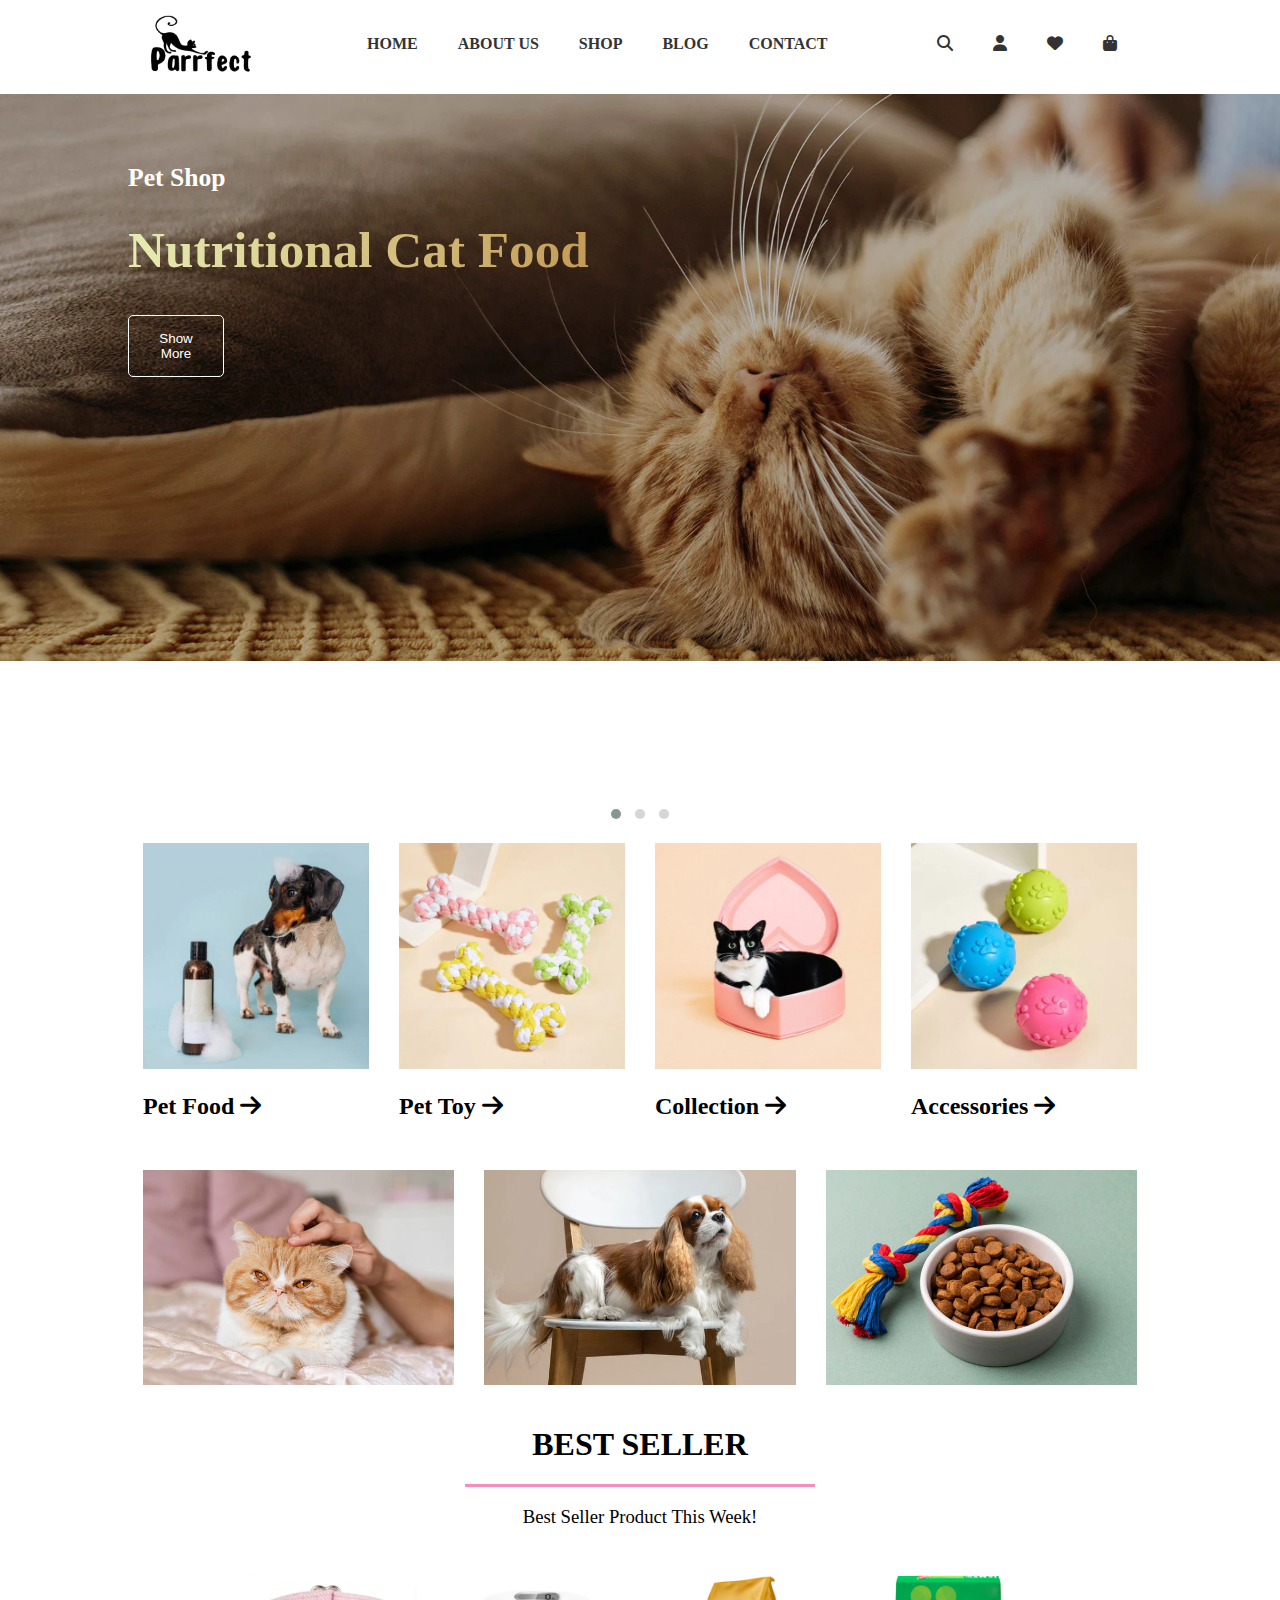
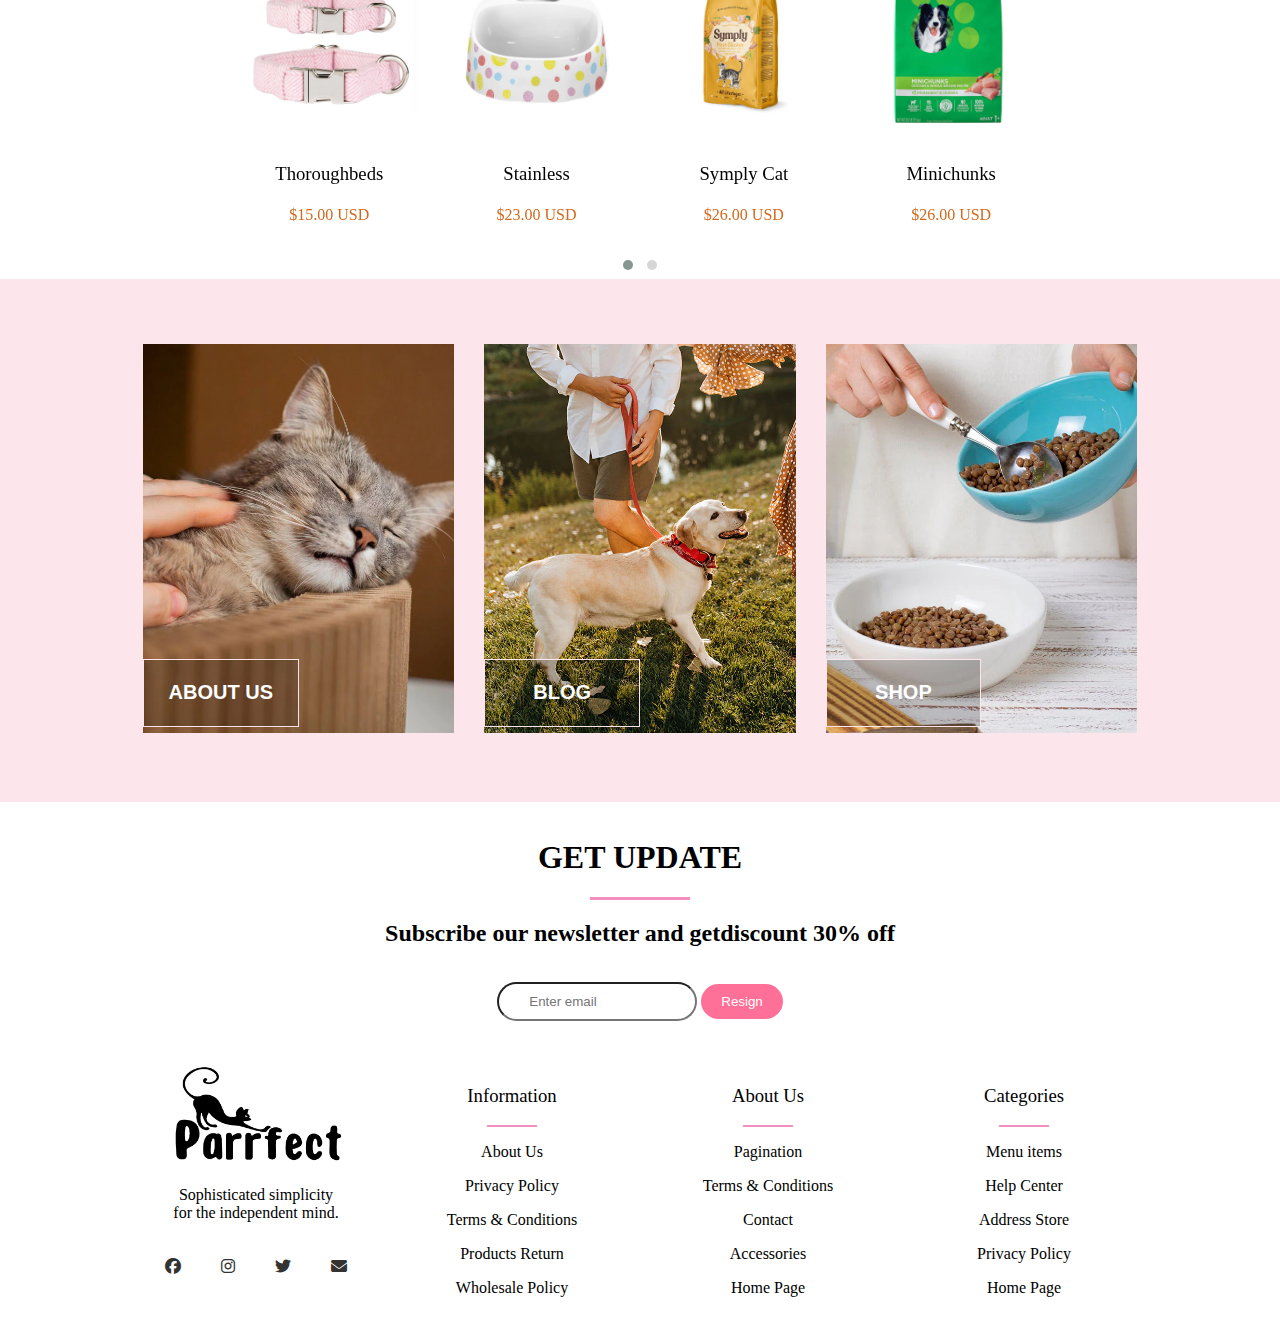
<file: index.html>
<!doctype html>
<html>
<head>
<meta charset="utf-8">
<title>Parrfect Store</title>
<link rel="icon" href="img/Logo.png">
<meta name="viewport" content="width=device-width, initial-scale=1">
<link rel="stylesheet" href="css/mainstyle.css">
<link rel="stylesheet" href="https://fonts.googleapis.com/css2?family=Material+Symbols+Outlined:opsz,wght,FILL,GRAD@24,400,0,0"/>
<link rel="stylesheet" href="css/all.css">
<link rel="stylesheet" href="css/owl.carousel.css">
<link rel="stylesheet" href="css/owl.theme.default.css">
</head>

<body>
<div class="container">
  <div class="row">
    <div class="col-12 col-md-12 col-lg-1" align="center"> <img src="img/Logo.png" alt="" height="60"></div>
    <div class="col-5 col-md-8 col-lg-9 navbar">
      <button type="button" class="btn-menu"> <i class="fa-solid fa-bars fa-2"></i> </button>
      <ul class="menu">
        <li><a href="index.html"><b>HOME</b></a></li>
		<li><a href="aboutus.html"><b>ABOUT US</b></a></li>
        <li><a href="shop.html"><b>SHOP</b></a></li>
        <li><a href="#blog"><b>BLOG</b></a></li>
        <li><a href="#contact"><b>CONTACT</b></a></li>
      </ul>
    </div>
    <div class="col-7 col-md-4 col-lg-2">
      <ul class="menu-icon">
        <li><a href="#"><i class="fa-solid fa-search fa-2"></i></a></li>
        <li><a href="#"><i class="fa-solid fa-user fa-2"></i></a></li>
        <li><a href="#"><i class="fa-solid fa-heart fa-2"></i></a></li>
        <li><a href="#"><i class="fa-solid fa-shopping-bag fa-2"></i></a></li>
      </ul>
    </div>
  </div>
</div>
<div class="owl-carousel owl-theme" id="banner">
  <div class="item">
    <div class="banner"> <img src="img/s2.webp" alt="" class="img-100">
      <div class="banner-caption">
        <h2>Pet Shop</h2>
        <h1>Nutritional Cat Food</h1>
        <button type="button" class="btn-banner-outline">Show More</button>
      </div>
    </div>
  </div>
  <div class="item">
    <div class="banner"> <img src="img/s1.webp" alt="" class="img-100">
      <div class="banner-caption">
        <h2>Pet Shop</h2>
        <h1>Nutritional Dog Food</h1>
        <button type="button" class="btn-banner-outline">Show More</button>
      </div>
    </div>
  </div>
  <div class="item">
    <div class="banner"><img src="img/pt1.jpg" alt="" class="img-100">
      <div class="banner-caption">
        <h2>Pet Shop</h2>
        <h1>Pet Toy</h1>
        <button type="button" class="btn-banner-outline">Show More</button>
      </div>
    </div>
  </div>
</div>
<div class="container">
  <div class="row">
    <div class="col-12 col-md-6 col-lg-3"> <img src="img/ba1.webp" alt="" class="img-100">
      <div class="goods">
        <h2>Pet Food <i class="fa-solid fa-arrow-right"></i></h2>
      </div>
    </div>
    <div class="col-12 col-md-6 col-lg-3"> <img src="img/ba2.webp" alt="" class="img-100">
      <div class="goods">
        <h2>Pet Toy <i class="fa-solid fa-arrow-right"></i></h2>
      </div>
    </div>
    <div class="col-12 col-md-6 col-lg-3"> <img src="img/ba3.webp" alt="" class="img-100">
      <div class="goods">
        <h2>Collection <i class="fa-solid fa-arrow-right"></i></h2>
      </div>
    </div>
    <div class="col-12 col-md-6 col-lg-3"> <img src="img/ba4.webp" alt="" class="img-100">
      <div class="goods">
        <h2>Accessories <i class="fa-solid fa-arrow-right"></i></h2>
      </div>
    </div>
  </div>
  <div class="row">
    <div class="col-12 col-md-4 col-lg-4">
      <div class="supplies"> <img src="img/ba5.webp" alt="" class="img-100">
        <div class="supplies-caption">
          <h1>CAT SUPPLIES</h1>
          <h4>Discover Now</h4>
        </div>
      </div>
    </div>
    <div class="col-12 col-md-4 col-lg-4">
      <div class="supplies"> <img src="img/ba6.webp" alt="" class="img-100">
        <div class="supplies-caption">
          <h1>DOG SUPPLIES</h1>
          <h4>Discover Now</h4>
        </div>
      </div>
    </div>
    <div class="col-12 col-md-4 col-lg-4">
      <div class="supplies"> <img src="img/ba7.webp" alt="" class="img-100">
        <div class="supplies-caption">
          <h1>PET FOOD</h1>
          <h4>Discover Now</h4>
        </div>
      </div>
    </div>
  </div>
  <h1 align="center">BEST SELLER</h1>
  <hr color="#F38EC0" size="5" width="350">
  <h3 align="center">Best Seller Product This Week!</h3>
  <div class="container">
    <div class="owl-carousel owl-theme" id="goods">
      <div class="item" align="center"> <img src="img/1_95ed2d62-5cd2-4418-a798-3cae0f1ca542.webp" alt="" class="img-100">
        <div class="goods">
          <h3>Thoroughbeds</h3>
        </div>
        <h4 style="color: chocolate">$15.00 USD</h4>
      </div>
      <div class="item" align="center"> <img src="img/1_41c8658f-072a-4932-94dc-90ec83b8edfc.webp" alt="" class="img-100">
        <div class="goods">
          <h3>Stainless</h3>
        </div>
        <h4 style="color: chocolate">$23.00 USD</h4>
      </div>
      <div class="item" align="center"> <img src="img/1_cffeb0b9-f864-4a84-b28e-517ec165bd8d.webp" alt="" class="img-100">
        <div class="goods">
          <h3>Symply Cat</h3>
        </div>
        <h4 style="color: chocolate">$26.00 USD</h4>
      </div>
      <div class="item" align="center"><img src="img/1_9188fa6a-7ec8-4390-998d-70d0c5009831.webp" alt="" class="img-100">
        <div class="goods">
          <h3>Minichunks</h3>
        </div>
        <h4 style="color: chocolate">$26.00 USD</h4>
      </div>
      <div class="item" align="center"><img src="img/1_d8fa769d-0f49-4328-ba7f-139eb2484a96.webp" alt="" class="img-100">
        <div class="goods">
          <h3>Pets Grey</h3>
        </div>
        <h4 style="color: chocolate">$26.00 USD</h4>
      </div>
      <div class="item" align="center"><img src="img/1.webp" alt="" class="img-100">
        <div class="goods">
          <h3>Joules</h3>
        </div>
        <h4 style="color: chocolate">$22.00 USD</h4>
      </div>
    </div>
  </div>
</div>
<div class="pinkbg">
  <div class="container">
    <div class="row">
      <div class="col-12 col-md-4 col-lg-4">
        <div class="shop"> <img src="img/ba8.webp" alt="" class="img-100">
          <div class="shop-caption">
            <button type="button" class="btn-shop-outline">
            <h2>
            <a href="about us.html">ABOUT US</a>
            </h2>
            </button>
          </div>
        </div>
      </div>
      <div class="col-12 col-md-4 col-lg-4">
        <div class="shop"> <img src="img/ba9.webp" alt="" class="img-100">
          <div class="shop-caption" id="blog">
            <button type="button" class="btn-shop-outline">
            <h2>
            <a href="#">BLOG</a>
            </h2>
            </button>
          </div>
        </div>
      </div>
      <div class="col-12 col-md-4 col-lg-4">
        <div class="shop"> <img src="img/ba10.webp" alt="" class="img-100">
          <div class="shop-caption">
            <button type="button" class="btn-shop-outline">
            <h2>
            <a href="shop.html">SHOP</a>
            </h2>
            </button>
          </div>
        </div>
      </div>
    </div>
  </div>
</div>
<div class="container">
  <div class="col-12" align="center">
    <h1>GET UPDATE</h1>
    <hr color="#F38EC0" size="5" width="100">
    <h2>Subscribe our newsletter and getdiscount 30% off</h2>
    <div class="row">
	<div class="col-12">	
      <input type="text" width="100" class="submit" placeholder="Enter email">
      <input type="submit" value="Resign" class="SubmitBtn"></div>
    </div>
  </div>
</div>

<div class="container" id="contact">
  <div class="row">
    <div class="col-12 col-md-12 col-lg-3" align="center"> <img src="img/Logo.png" alt="" height="100">
      <p>Sophisticated simplicity<br>
        for the independent mind.</p>
      <ul class="footer-icon">
        <li><a href="#"><i class="fa-brands fa-facebook fa-2"></i></a></li>
        <li><a href="#"><i class="fa-brands fa-instagram fa-2"></i></a></li>
        <li><a href="#"><i class="fa-brands fa-twitter fa-2"></i></a></li>
        <li><a href="#"><i class="fa-solid fa-envelope fa-2"></i></a></li>
      </ul>
    </div>
    <div class="col-12 col-md-4 col-lg-3" align="center">
      <h3>Information</h3>
      <hr width="50" color="#F38EC0">
      <p class="footer-text">About Us</p>
      <p class="footer-text">Privacy Policy</p>
      <p class="footer-text">Terms & Conditions</p>
      <p class="footer-text">Products Return</p>
      <p class="footer-text">Wholesale Policy</p>
    </div>
    <div class="col-12 col-md-4 col-lg-3" align="center">
      <h3>About Us</h3>
      <hr width="50" color="#F38EC0">
      <p class="footer-text">Pagination</p>
      <p class="footer-text">Terms & Conditions</p>
      <p class="footer-text">Contact</p>
      <p class="footer-text">Accessories</p>
      <p class="footer-text">Home Page</p>
    </div>
    <div class="col-12 col-md-4 col-lg-3" align="center">
      <h3>Categories</h3>
      <hr width="50" color="#F38EC0">
      <p class="footer-text">Menu items</p>
      <p class="footer-text">Help Center</p>
      <p class="footer-text">Address Store</p>
      <p class="footer-text">Privacy Policy</p>
      <p class="footer-text">Home Page</p>
    </div>
  </div>
</div>
	
<script src="js/jquery-3.7.1.min.js"></script> 
<script src="js/owl.carousel.min.js"></script> 
<script src="js/custome.js"></script>
</body>
</html>
</file>
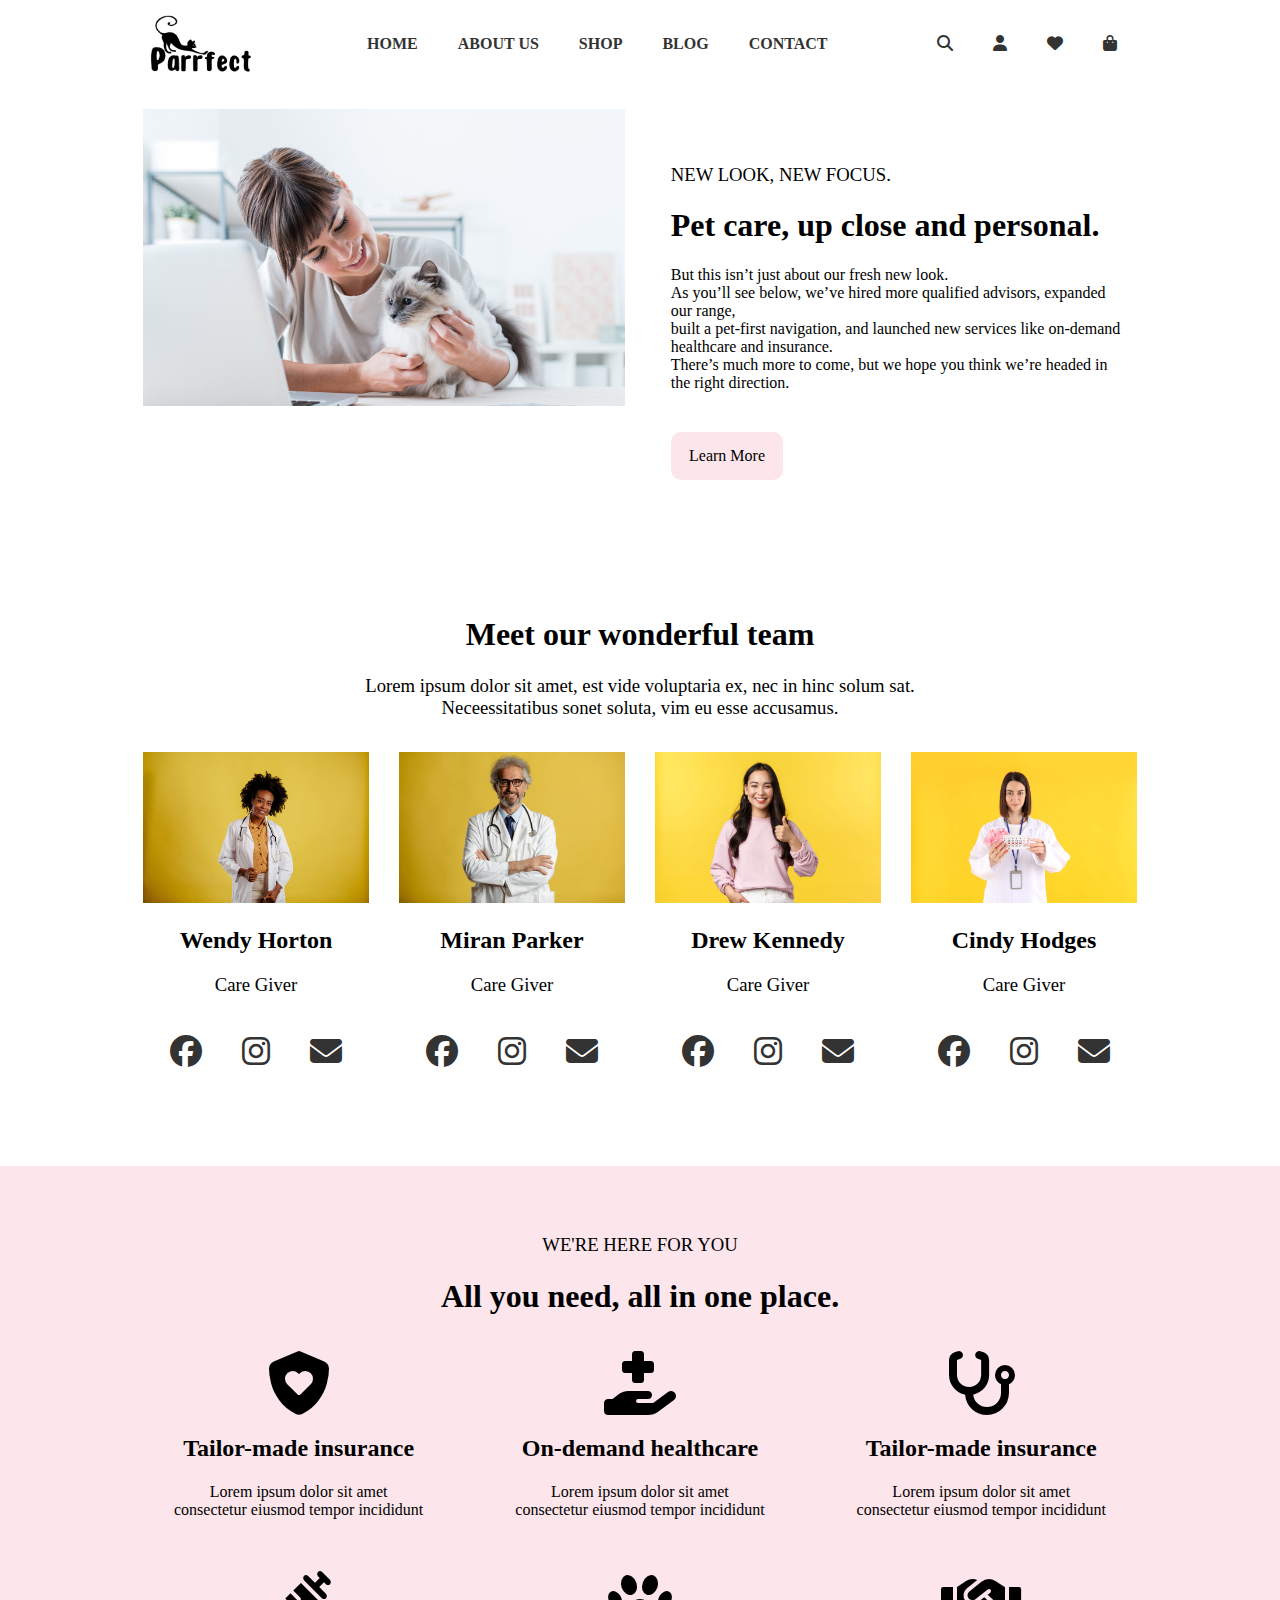
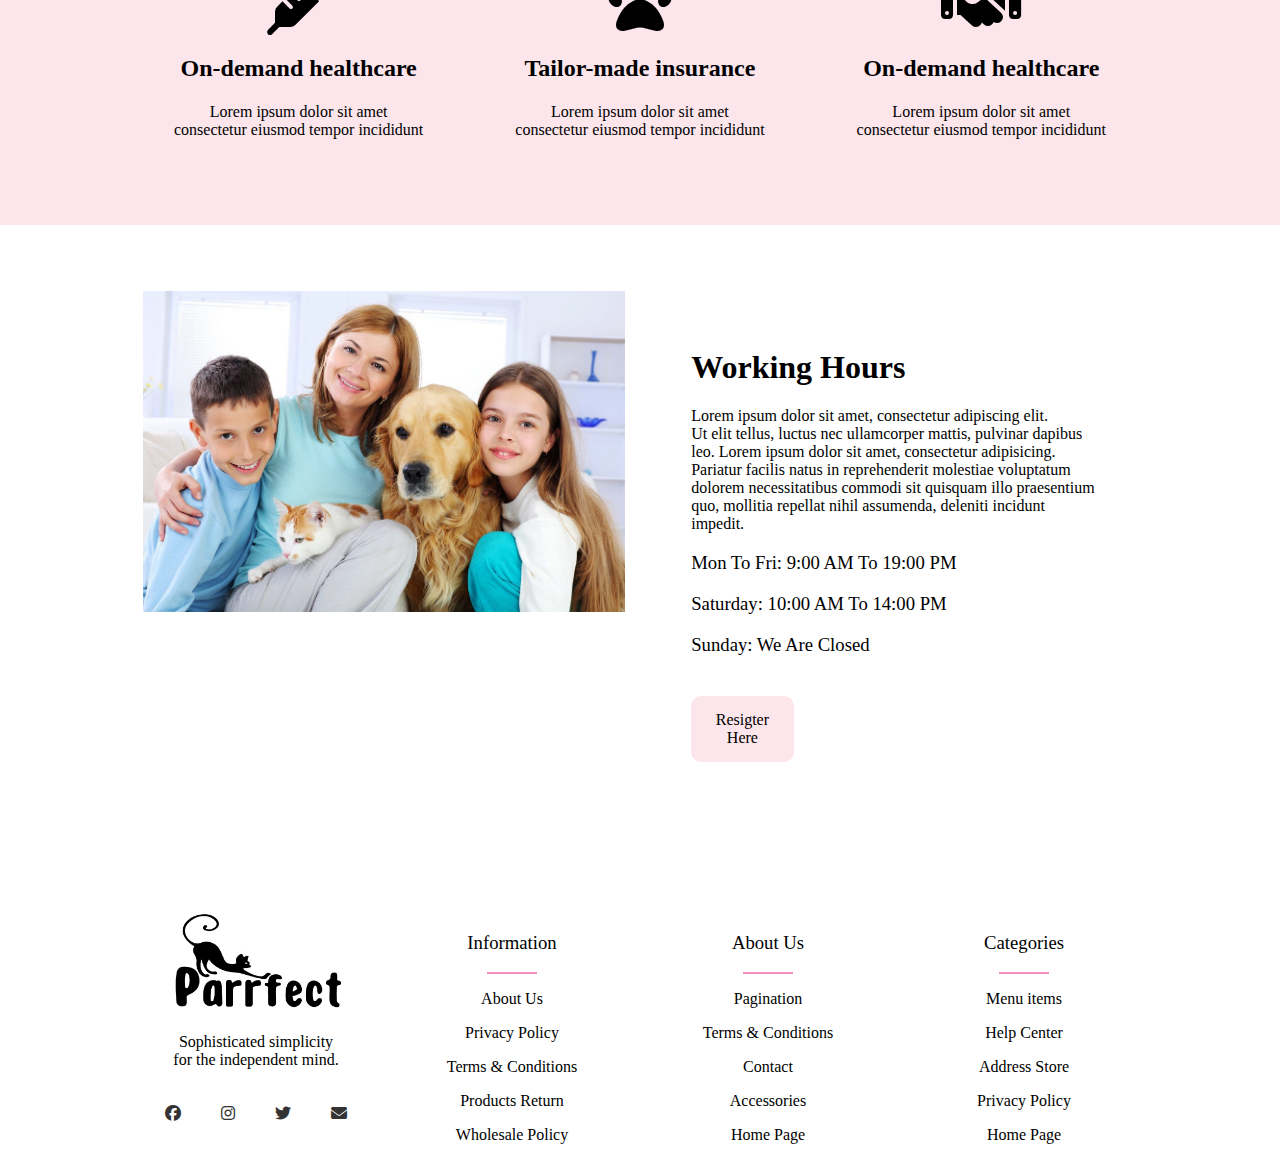
<file: aboutus.html>
<!doctype html>
<html>
<head>
<meta charset="utf-8">
<title>Parrfect Store</title>
<link rel="icon" href="img/Logo.png">
<meta name="viewport" content="width=device-width, initial-scale=1">
<link rel="stylesheet" href="css/mainstyle.css">
<link rel="stylesheet" href="https://fonts.googleapis.com/css2?family=Material+Symbols+Outlined:opsz,wght,FILL,GRAD@24,400,0,0"/>
<link rel="stylesheet" href="css/all.css">
<link rel="stylesheet" href="css/owl.carousel.css">  
<link rel="stylesheet" href="css/owl.theme.default.css">    
</head>

<body>
<div class="container">
	<div class="row">
	<div class="col-12 col-md-12 col-lg-1" align="center">
		<img src="img/Logo.png" alt="" height="60"></div>	
	<div class="col-5 col-md-8 col-lg-9 navbar">
	<button type="button" class="btn-menu">
		<i class="fa-solid fa-bars fa-2"></i>
		</button>
	<ul class="menu">
		<li><a href="index.html"><b>HOME</b></a></li>
		<li><a href="aboutus.html"><b>ABOUT US</b></a></li>
        <li><a href="shop.html"><b>SHOP</b></a></li>
        <li><a href="#blog"><b>BLOG</b></a></li>
        <li><a href="#contact"><b>CONTACT</b></a></li>
		</ul></div>
	<div class="col-7 col-md-4 col-lg-2">	
		<ul class="menu-icon">
		<li><a href="#"><i class="fa-solid fa-search fa-2"></i></a></li>
		<li><a href="#"><i class="fa-solid fa-user fa-2"></i></a></li>
		<li><a href="#"><i class="fa-solid fa-heart fa-2"></i></a></li>
		<li><a href="#"><i class="fa-solid fa-shopping-bag fa-2"></i></a></li>
		</ul></div>	
		</div>
	</div>
<div class="container">
	<div class="row">
		<div class="col-12 col-md-12 col-lg-6" align="right">
		<img src="img/blog1-1.jpg" alt="" class="img-100"></div>
	<div class="aboutus ,col-12 col-md-12 col-lg-6">
		<h3>NEW LOOK, NEW FOCUS.</h3>
		<h1>Pet care, up close and personal.</h1>
		<h4 style="margin-bottom: 40px">But this isn’t just about our fresh new look. <br> As you’ll see below, we’ve hired more qualified advisors, expanded our range, <br> built a pet-first navigation, and launched new services like on-demand healthcare and insurance.<br> There’s much more to come, but we hope you think we’re headed in the right direction.</h4>
		<h4 class="btn-aboutus" align="center">Learn More</h4>
		</div>
	</div>
	</div>
<h1 align="center" style="margin-top: 5%">Meet our wonderful team</h1>
<h3 align="center">Lorem ipsum dolor sit amet, est vide voluptaria ex, nec in hinc solum sat. <br> Neceessitatibus sonet soluta, vim eu esse accusamus.</h3>
<div class="container">
	<div class="row">
	<div class="col-6 col-md-6 col-lg-3" align="center">
	<img src="img/beautiful-african-young-woman-wearing-doctor-unifo-TQMMN6V.jpg" alt="" class="img-100">
	<h2>Wendy Horton</h2>
		<h3>Care Giver</h3>
		<ul class="footer-icon">
		<li><a href="#"><i class="fa-brands fa-facebook fa-2x"></i></a></li>
		<li><a href="#"><i class="fa-brands fa-instagram fa-2x"></i></a></li>
		<li><a href="#"><i class="fa-solid fa-envelope fa-2x"></i></a></li>
		</ul>
	</div>
	<div class="col-6 col-md-6 col-lg-3" align="center">
	<img src="img/portrait-of-senior-doctor-with-eyeglasses-and-stet-7WGAYBM.jpg" alt="" class="img-100">
	<h2>Miran Parker</h2>
		<h3>Care Giver</h3>
		<ul class="footer-icon">
		<li><a href="#"><i class="fa-brands fa-facebook fa-2x"></i></a></li>
		<li><a href="#"><i class="fa-brands fa-instagram fa-2x"></i></a></li>
		<li><a href="#"><i class="fa-solid fa-envelope fa-2x"></i></a></li>
		</ul>
	</div>
		<div class="col-6 col-md-6 col-lg-3" align="center">
	<img src="img/people-emotions-lifestyle-and-fashion-concept-chee-5Z54GSY.jpg" alt="" class="img-100">
	<h2>Drew Kennedy</h2>
		<h3>Care Giver</h3>
		<ul class="footer-icon">
		<li><a href="#"><i class="fa-brands fa-facebook fa-2x"></i></a></li>
		<li><a href="#"><i class="fa-brands fa-instagram fa-2x"></i></a></li>
		<li><a href="#"><i class="fa-solid fa-envelope fa-2x"></i></a></li>
		</ul>
	</div>
		<div class="col-6 col-md-6 col-lg-3" align="center">
	<img src="img/trainee-doctor-with-pads-and-period-calendar-on-ye-H34S6FF.jpg" alt="" class="img-100">
	<h2>Cindy Hodges</h2>
		<h3>Care Giver</h3>
		<ul class="footer-icon">
		<li><a href="#"><i class="fa-brands fa-facebook fa-2x"></i></a></li>
		<li><a href="#"><i class="fa-brands fa-instagram fa-2x"></i></a></li>
		<li><a href="#"><i class="fa-solid fa-envelope fa-2x"></i></a></li>
		</ul>
	</div>
  </div>
	</div>	
<div class="pinkbg" style="margin-top: 5%">
	<h3 align="center">WE'RE HERE FOR YOU</h3>
	<h1 align="center">All you need, all in one place.</h1>
	<div class="container">
		<div class="row">
	<div class="col-4" align="center">
			<i class="fa-solid fa-shield-heart fa-4x"></i>
		<h2>Tailor-made insurance</h2>
		<h4>Lorem ipsum dolor sit amet <br> consectetur eiusmod tempor incididunt</h4>
			</div>
	<div class="col-4" align="center">
			<i class="fa-solid fa-hand-holding-medical fa-4x"></i>
		<h2>On-demand healthcare</h2>
		<h4>Lorem ipsum dolor sit amet <br> consectetur eiusmod tempor incididunt</h4>
			</div>
	<div class="col-4" align="center">
		<i class="fa-solid fa-stethoscope fa-4x"></i>
		<h2>Tailor-made insurance</h2>
		<h4>Lorem ipsum dolor sit amet <br> consectetur eiusmod tempor incididunt</h4>
			</div>
	</div></div>
<div class="container">
	<div class="row">
	<div class="col-4" align="center">
			<i class="fa-solid fa-syringe fa-4x"></i>
		<h2>On-demand healthcare</h2>
		<h4>Lorem ipsum dolor sit amet <br> consectetur eiusmod tempor incididunt</h4>
			</div>
	<div class="col-4" align="center">
			<i class="fa-solid fa-paw fa-4x"></i>
		<h2>Tailor-made insurance</h2>
		<h4>Lorem ipsum dolor sit amet <br> consectetur eiusmod tempor incididunt</h4>
			</div>
	<div class="col-4" align="center">
		<i class="fa-solid fa-handshake fa-4x"></i>
		<h2>On-demand healthcare</h2>
		<h4>Lorem ipsum dolor sit amet <br> consectetur eiusmod tempor incididunt</h4>
			</div>
	</div>
	</div>	
	</div>
<div class="container">
	<div class="row"  style="margin-top: 5%">
	<div class="col-12 col-md-12 col-lg-6" align="right">
	<img src="img/1689729491218.jfif" alt="" class="img-100">
	</div>
	<div class="col-12 col-md-12 col-lg-6" style="padding: 5% 5%">
	<h1>Working Hours</h1>
	<p>Lorem ipsum dolor sit amet, consectetur adipiscing elit. <br> Ut elit tellus, luctus nec ullamcorper mattis, pulvinar dapibus leo. Lorem ipsum dolor sit amet, consectetur adipisicing. <br> Pariatur facilis natus in reprehenderit molestiae voluptatum dolorem necessitatibus commodi sit quisquam illo praesentium quo, mollitia repellat nihil assumenda, deleniti incidunt impedit.</p>
	<h3>Mon To Fri: 9:00 AM To 19:00 PM</h3>
		<h3>Saturday: 10:00 AM To 14:00 PM</h3>
		<h3 style="margin-bottom: 40px">Sunday: We Are Closed</h3>
	<h4 class="btn-aboutus" align="center">Resigter Here</h4>	
	</div></div>
	</div>
	
	
<div class="container" id="contact" style="margin-top: 5%">
	<div class="row">
<div class="col-12 col-md-12 col-lg-3" align="center">
	<img src="img/Logo.png" alt="" height="100">
	<p>Sophisticated simplicity<br> for the independent mind.</p>
	<ul class="footer-icon">
		<li><a href="#"><i class="fa-brands fa-facebook fa-2"></i></a></li>
		<li><a href="#"><i class="fa-brands fa-instagram fa-2"></i></a></li>
		<li><a href="#"><i class="fa-brands fa-twitter fa-2"></i></a></li>
		<li><a href="#"><i class="fa-solid fa-envelope fa-2"></i></a></li>
		</ul>
	</div>
<div class="col-12 col-md-4 col-lg-3" align="center">
	<h3>Information</h3>
	<hr width="50" color="#F38EC0">
	<p class="footer-text">About Us</p>
	<p class="footer-text">Privacy Policy</p>
	<p class="footer-text">Terms & Conditions</p>
	<p class="footer-text">Products Return</p>
	<p class="footer-text">Wholesale Policy</p>
	</div>	
<div class="col-12 col-md-4 col-lg-3" align="center">
	<h3>About Us</h3>
	<hr width="50" color="#F38EC0">
	<p class="footer-text">Pagination</p>
	<p class="footer-text">Terms & Conditions</p>
	<p class="footer-text">Contact</p>
	<p class="footer-text">Accessories</p>
	<p class="footer-text">Home Page</p>
		</div>
	<div class="col-12 col-md-4 col-lg-3" align="center">
	<h3>Categories</h3>
	<hr width="50" color="#F38EC0">
	<p class="footer-text">Menu items</p>
	<p class="footer-text">Help Center</p>
	<p class="footer-text">Address Store</p>
	<p class="footer-text">Privacy Policy</p>
	<p class="footer-text">Home Page</p>
		</div>	
	</div></div>

<script src="js/jquery-3.7.1.min.js"></script> 
<script src="js/owl.carousel.min.js"></script> 
<script src="js/custome.js"></script>
</body>
</html>
</file>
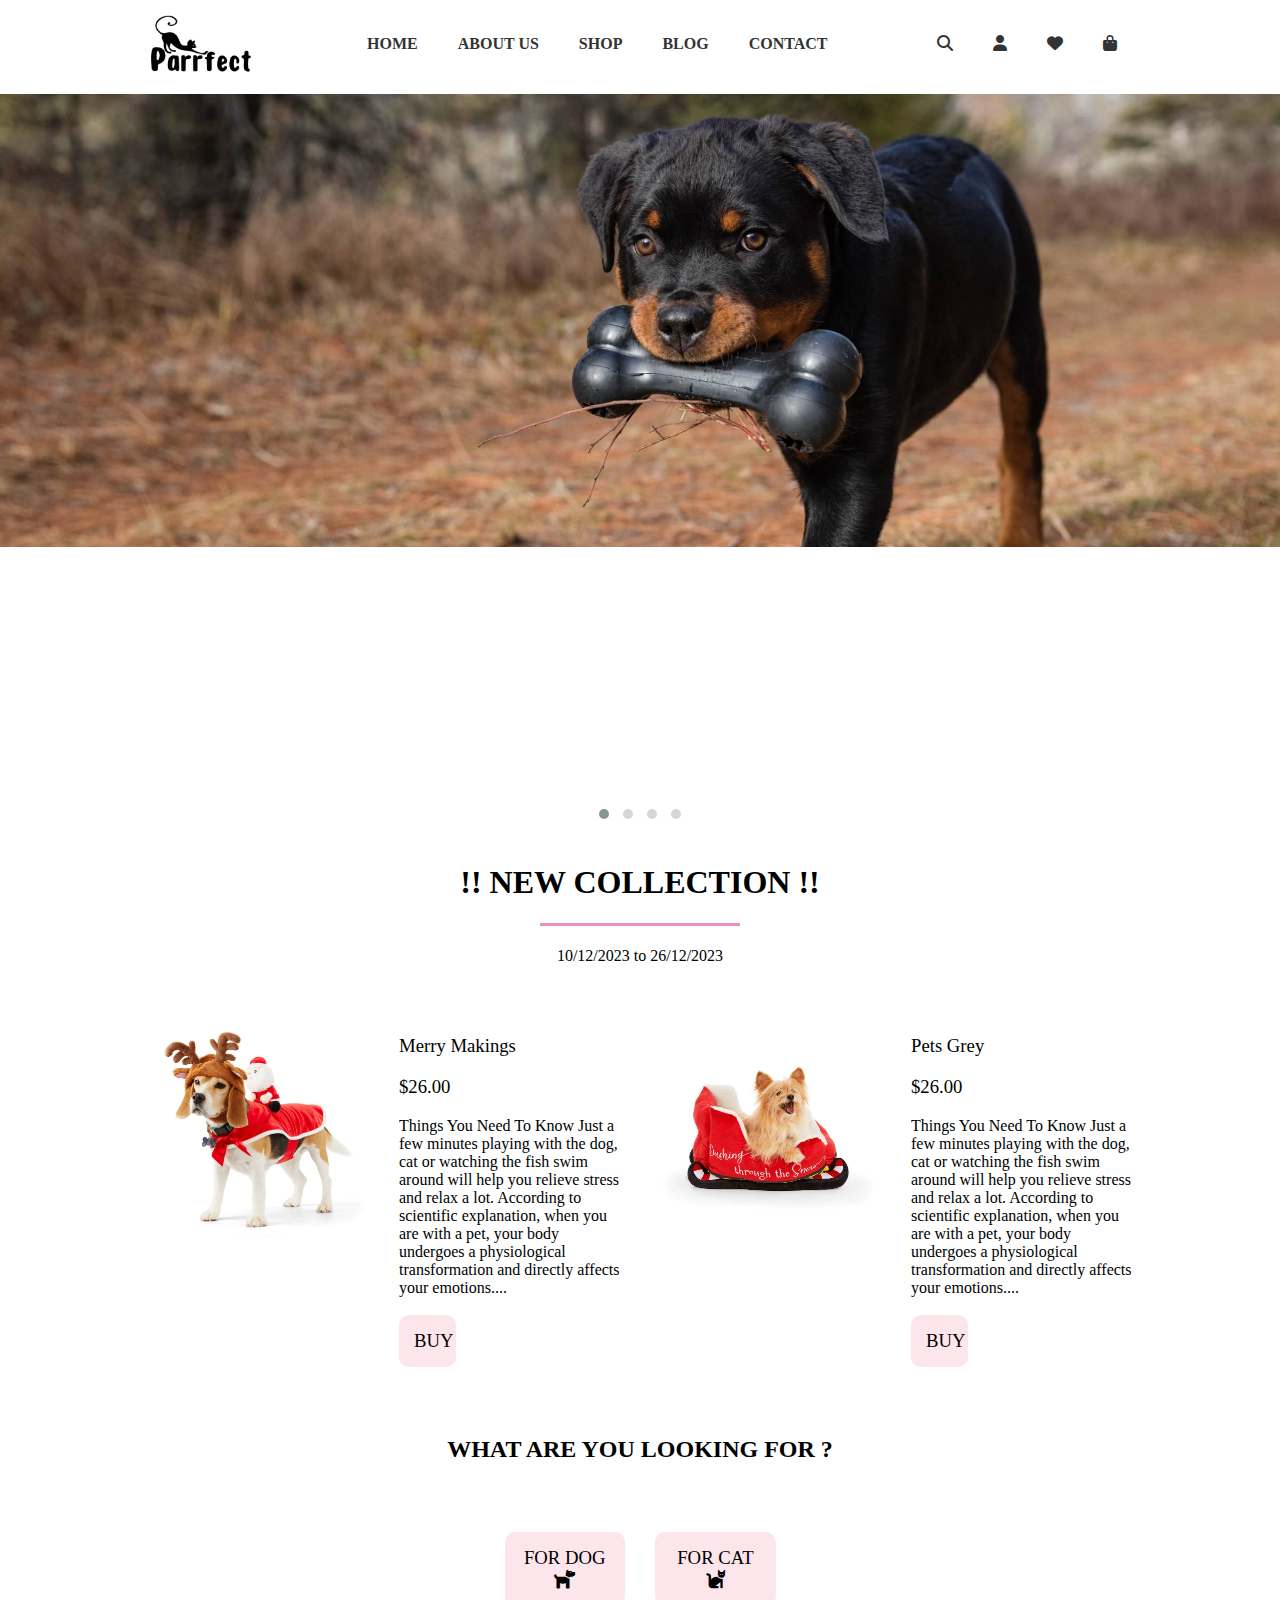
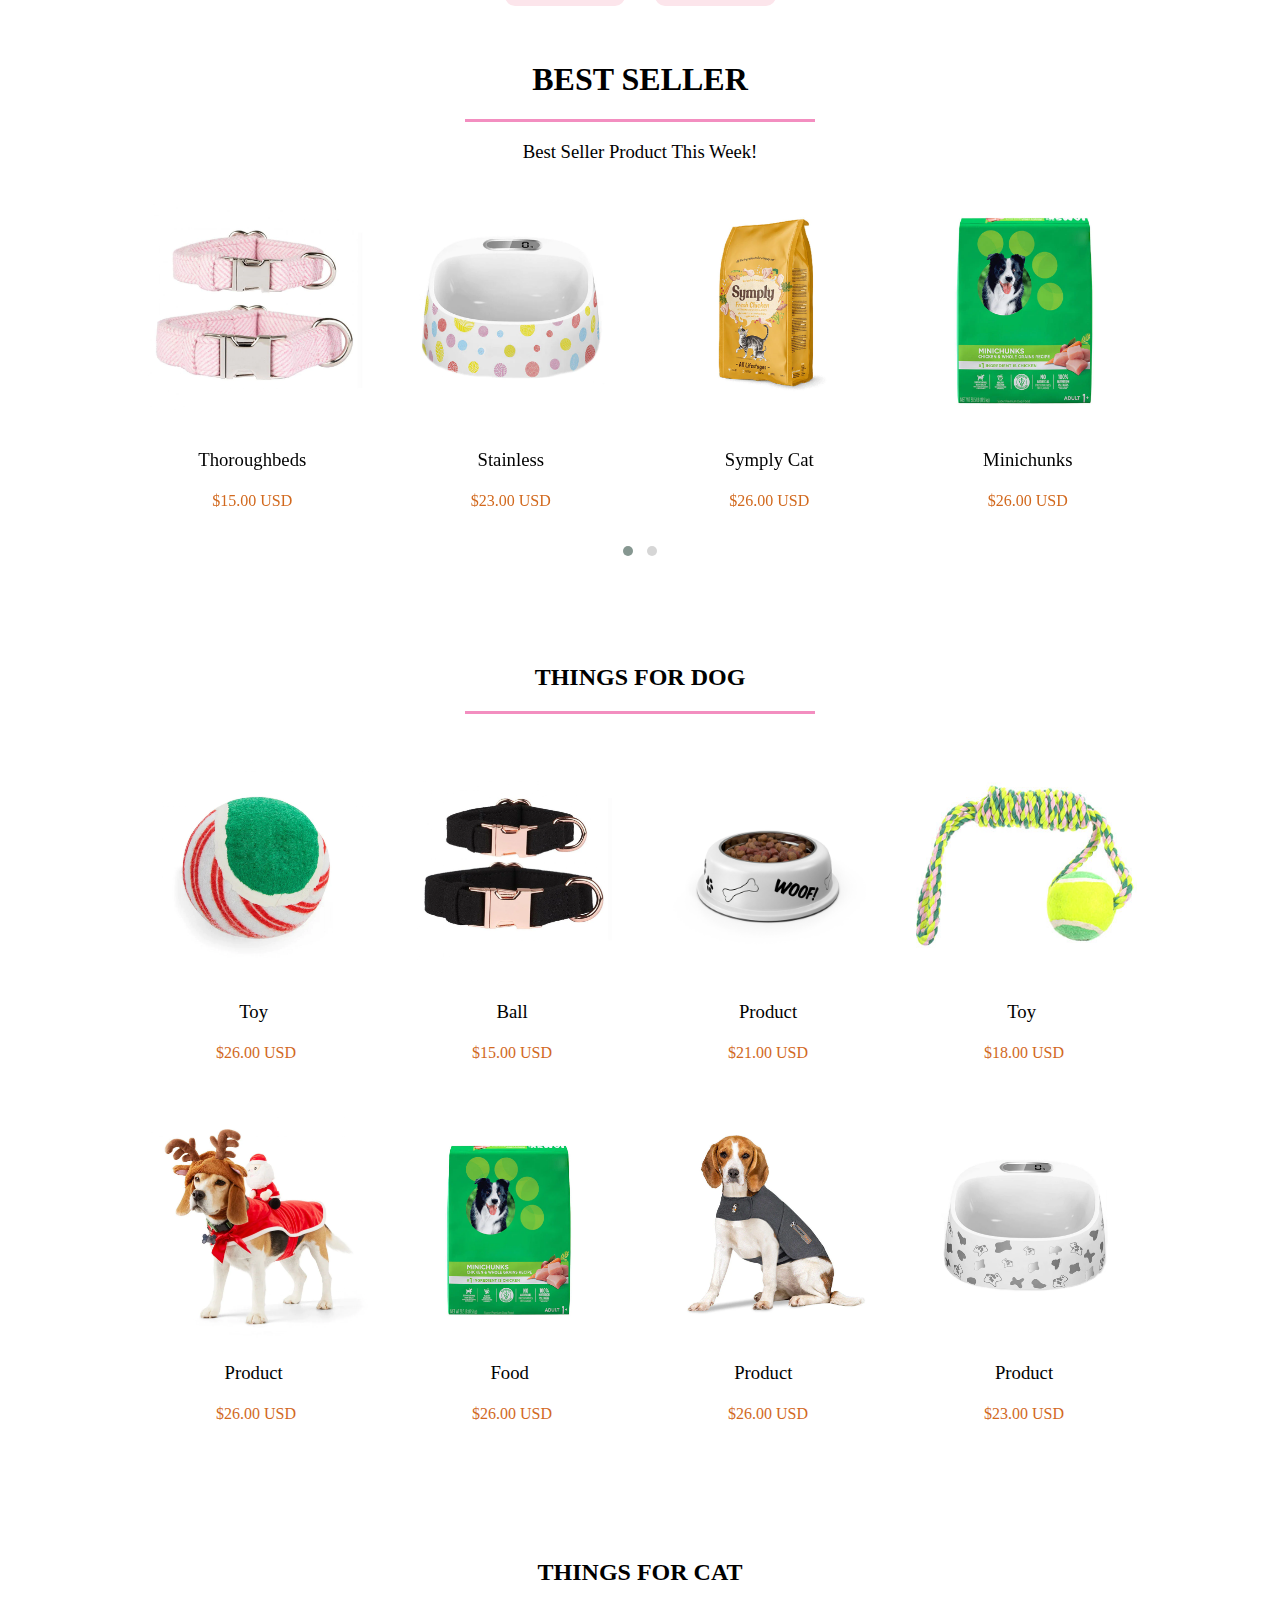
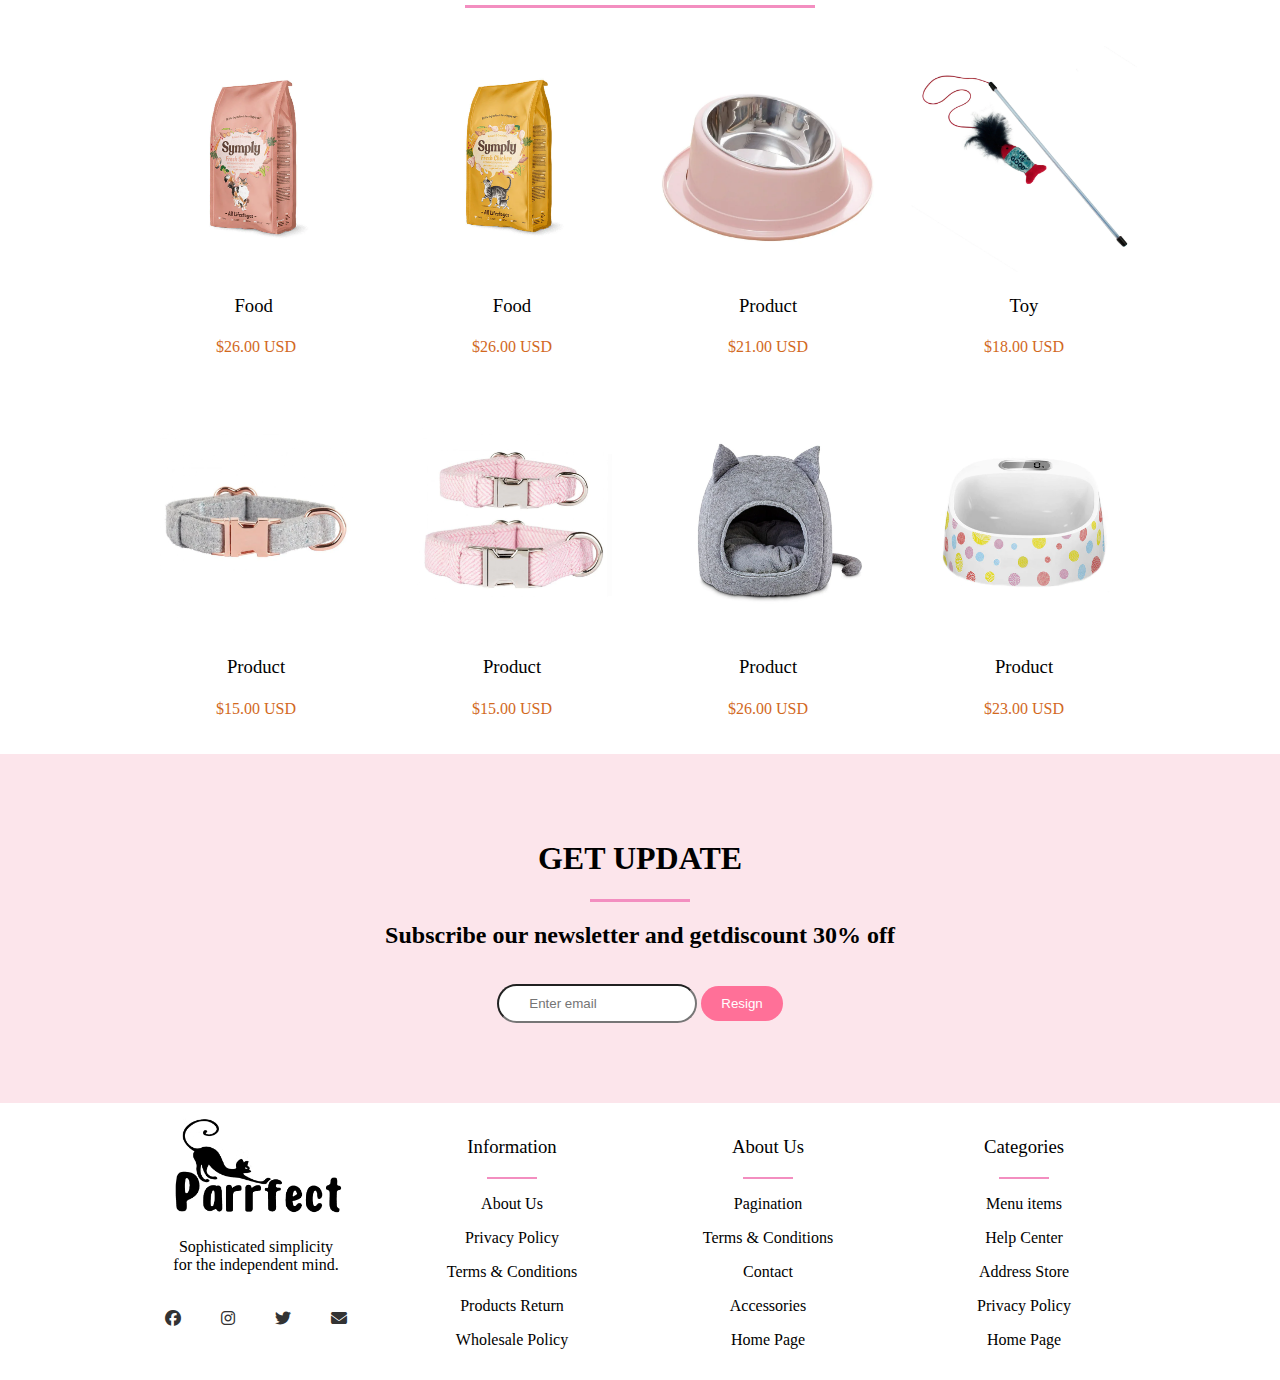
<file: shop.html>
<!doctype html>
<html>
<head>
<meta charset="utf-8">
<title>Parrfect Store</title>
<link rel="icon" href="img/Logo.png">
<meta name="viewport" content="width=device-width, initial-scale=1">
<link rel="stylesheet" href="css/mainstyle.css">
<link rel="stylesheet" href="https://fonts.googleapis.com/css2?family=Material+Symbols+Outlined:opsz,wght,FILL,GRAD@24,400,0,0"/>
<link rel="stylesheet" href="css/all.css">
<link rel="stylesheet" href="css/owl.carousel.css">
<link rel="stylesheet" href="css/owl.theme.default.css">
</head>

<body>
<div class="container">
  <div class="row">
    <div class="col-12 col-md-12 col-lg-1" align="center"> <img src="img/Logo.png" alt="" height="60"></div>
    <div class="col-5 col-md-8 col-lg-9 navbar">
      <button type="button" class="btn-menu"> <i class="fa-solid fa-bars fa-2"></i> </button>
      <ul class="menu">
        <li><a href="index.html"><b>HOME</b></a></li>
		<li><a href="aboutus.html"><b>ABOUT US</b></a></li>
        <li><a href="shop.html"><b>SHOP</b></a></li>
        <li><a href="#blog"><b>BLOG</b></a></li>
        <li><a href="#contact"><b>CONTACT</b></a></li>
      </ul>
    </div>
    <div class="col-7 col-md-4 col-lg-2">
      <ul class="menu-icon">
        <li><a href="#"><i class="fa-solid fa-search fa-2"></i></a></li>
        <li><a href="#"><i class="fa-solid fa-user fa-2"></i></a></li>
        <li><a href="#"><i class="fa-solid fa-heart fa-2"></i></a></li>
        <li><a href="#"><i class="fa-solid fa-shopping-bag fa-2"></i></a></li>
      </ul>
    </div>
  </div>
</div>	
<div class="owl-carousel owl-theme" id="banner">
  <div class="item">
    <div class="banner"> <img src="img/6127a413069cc_280llwk84yi71__700.jpg" alt="" class="img-100">
    </div>
  </div>
  <div class="item">
    <div class="banner"> <img src="img/exercise cat back 2_0.jpg" alt="" class="img-100">
    </div>
  </div>
  <div class="item">
    <div class="banner"> <img src="img/home_banner2_e79437ed-87c6-4e88-80db-be097c173efc.webp" alt="" class="img-100">
    </div>
  </div>
	<div class="item">
    <div class="banner"> <img src="img/choosing-safe-pet-toys-banner-1500x500.jpg" alt="" class="img-100">
    </div>
  </div>
</div>
<div class="container">
	<div class="row">
<div class="col-12" align="center">
		<h1>!! NEW COLLECTION !!</h1>
	<hr color="#F38EC0" size="5" width="200">
		<h4>10/12/2023 to 26/12/2023</h4>
		</div>		
<div class="col-12 col-md-6 col-lg-3">
	<img src="img/2_aba9c22e-8557-4f85-ada3-91fd9033af00.webp" alt="" class="img-100">
		</div>
<div class="col-12 col-md-6 col-lg-3">
	<h3>Merry Makings</h3>
	<h3>$26.00</h3>
	<p>Things You Need To Know Just a few minutes playing with the dog, cat or watching the fish swim around will help you relieve stress and relax a lot. According to scientific explanation, when you are with a pet, your body undergoes a physiological transformation and directly affects your emotions....</p>
	<h3 class="btn-aboutus" align="center">BUY</h3>
		</div>		
<div class="col-12 col-md-6 col-lg-3">
	<img src="img/1_d8fa769d-0f49-4328-ba7f-139eb2484a96.webp" alt="" class="img-100">
		</div>
<div class="col-12 col-md-6 col-lg-3">
	<h3>Pets Grey</h3>
	<h3>$26.00</h3>
	<p>Things You Need To Know Just a few minutes playing with the dog, cat or watching the fish swim around will help you relieve stress and relax a lot. According to scientific explanation, when you are with a pet, your body undergoes a physiological transformation and directly affects your emotions....</p>
	<h3 class="btn-aboutus" align="center">BUY</h3>
		</div>
<div class="col-12" align="center">
	<h2>WHAT ARE YOU LOOKING FOR ?</h2>
	</div>
<div class="col-6 col-md-6 col-lg-6" align="right">
	<div class="looking-caption">
	<h3 class="btn-looking" align="center"><a href="#fordog">FOR DOG</a> <i class="fa-solid fa-dog"></i></h3></div>
	</div>
<div class="col-6 col-md-6 col-lg-6" align="left">
	<div class="looking-caption">
	<h3 class="btn-looking" align="center"><a href="#forcat">FOR CAT</a> <i class="fa-solid fa-cat"></i></h3></div>
		</div>	
		</div></div>
  <h1 align="center">BEST SELLER</h1>
  <hr color="#F38EC0" size="5" width="350">
  <h3 align="center">Best Seller Product This Week!</h3>
  <div class="container">
    <div class="owl-carousel owl-theme" id="goods">
      <div class="item" align="center"> <img src="img/1_95ed2d62-5cd2-4418-a798-3cae0f1ca542.webp" alt="" class="img-100">
        <div class="goods">
          <h3>Thoroughbeds</h3>
        </div>
        <h4 style="color: chocolate">$15.00 USD</h4>
      </div>
      <div class="item" align="center"> <img src="img/1_41c8658f-072a-4932-94dc-90ec83b8edfc.webp" alt="" class="img-100">
        <div class="goods">
          <h3>Stainless</h3>
        </div>
        <h4 style="color: chocolate">$23.00 USD</h4>
      </div>
      <div class="item" align="center"> <img src="img/1_cffeb0b9-f864-4a84-b28e-517ec165bd8d.webp" alt="" class="img-100">
        <div class="goods">
          <h3>Symply Cat</h3>
        </div>
        <h4 style="color: chocolate">$26.00 USD</h4>
      </div>
      <div class="item" align="center"><img src="img/1_9188fa6a-7ec8-4390-998d-70d0c5009831.webp" alt="" class="img-100">
        <div class="goods">
          <h3>Minichunks</h3>
        </div>
        <h4 style="color: chocolate">$26.00 USD</h4>
      </div>
      <div class="item" align="center"><img src="img/1_d8fa769d-0f49-4328-ba7f-139eb2484a96.webp" alt="" class="img-100">
        <div class="goods">
          <h3>Pets Grey</h3>
        </div>
        <h4 style="color: chocolate">$26.00 USD</h4>
      </div>
      <div class="item" align="center"><img src="img/1.webp" alt="" class="img-100">
        <div class="goods">
          <h3>Joules</h3>
        </div>
        <h4 style="color: chocolate">$22.00 USD</h4>
      </div>
    </div>
  </div>
<div class="col-12" align="center" style="margin-top: 5%">
	<h2 id="fordog">THINGS FOR DOG</h2>
	<hr color="#F38EC0" size="5" width="350">
	</div>
<div class="container">
	<div class="row">
	<div class="col-4 col-md-4 col-lg-3" align="center">
		<img src="img/2.webp" alt="" class="img-100">
		 <div class="goods">
          <h3>Toy&nbsp;</h3>
        </div>
		<h4 style="color: chocolate">$26.00 USD</h4>
	  </div>
	<div class="col-4 col-md-4 col-lg-3" align="center">
	  <img src="img/2_f4731584-0503-459a-a19d-4b96da9e66d3.webp" alt="" class="img-100">
	  <div class="goods">
          <h3>Ball</h3>
        </div>
		<h4 style="color: chocolate">$15.00 USD</h4>
		</div>
	<div class="col-4 col-md-4 col-lg-3" align="center">
	  <img src="img/dog-food-WyXPxL3-600.jpg" alt="" class="img-100">
	  <div class="goods">
          <h3>Product</h3>
        </div>
		<h4 style="color: chocolate">$21.00 USD</h4>
		</div>
	<div class="col-4 col-md-4 col-lg-3" align="center">
	  <img src="img/683581.jpg" alt="" class="img-100">
		 <div class="goods">
          <h3>Toy&nbsp;</h3>
        </div>
		<h4 style="color: chocolate">$18.00 USD</h4>
	  </div>
	<div class="col-4 col-md-4 col-lg-3" align="center">
	  <img src="img/2_aba9c22e-8557-4f85-ada3-91fd9033af00.webp" alt="" class="img-100">
		 <div class="goods">
          <h3>Product&nbsp;</h3>
        </div>
		<h4 style="color: chocolate">$26.00 USD</h4>
	  </div>
	<div class="col-4 col-md-4 col-lg-3" align="center">
	  <img src="img/1_9188fa6a-7ec8-4390-998d-70d0c5009831.webp" alt="" class="img-100">
		 <div class="goods">
          <h3>Food&nbsp;</h3>
        </div>
		<h4 style="color: chocolate">$26.00 USD</h4>
	  </div>
	<div class="col-4 col-md-4 col-lg-3" align="center">
	  <img src="img/1_47966053-17f9-47b1-9ed9-77c4e0db7458.webp" alt="" class="img-100">
		 <div class="goods">
          <h3>Product &nbsp;</h3>
        </div>
		<h4 style="color: chocolate">$26.00 USD</h4>
	  </div>
	<div class="col-4 col-md-4 col-lg-3" align="center">
	  <img src="img/2_3fe8ecac-d3f8-48c7-8bee-bc3686471a11.webp" alt="" class="img-100">
	  <div class="goods">
          <h3>Product</h3>
        </div>
		<h4 style="color: chocolate">$23.00 USD</h4>
		</div>	
	</div>
	</div>
<div class="col-12" align="center" style="margin-top: 5%">	
<h2 id="forcat">THINGS FOR CAT</h2>
	<hr color="#F38EC0" size="5" width="350">
	</div>
<div class="container">
	<div class="row">
	<div class="col-4 col-md-4 col-lg-3" align="center">
	  <img src="img/2_ed45cee4-4943-45e5-bc04-6e816c9709ea.webp" alt="" class="img-100">
		 <div class="goods">
          <h3>Food&nbsp;</h3>
        </div>
		<h4 style="color: chocolate">$26.00 USD</h4>
	  </div>
	<div class="col-4 col-md-4 col-lg-3" align="center">
	  <img src="img/1_cffeb0b9-f864-4a84-b28e-517ec165bd8d.webp" alt="" class="img-100">
		 <div class="goods">
          <h3>Food</h3>
        </div>
		<h4 style="color: chocolate">$26.00 USD</h4>
	  </div>
	<div class="col-4 col-md-4 col-lg-3" align="center">
	  <img src="img/317400a9-e4b4-4f95-90ac-ee5cde470f9a.49a9b8cbee7e58b2c40ec7e7d19c6cd3.webp" alt="" class="img-100">
	  <div class="goods">
          <h3>Product</h3>
        </div>
		<h4 style="color: chocolate">$21.00 USD</h4>
		</div>
	<div class="col-4 col-md-4 col-lg-3" align="center">
	  <img src="img/disvlyzkfbali6lexghq.webp" alt="" class="img-100">
	  <div class="goods">
          <h3>Toy</h3>
        </div>
		<h4 style="color: chocolate">$18.00 USD</h4>
		</div>
	<div class="col-4 col-md-4 col-lg-3" align="center">
	  <img src="img/3.1.webp" alt="" class="img-100">
	  <div class="goods">
          <h3>Product</h3>
        </div>
		<h4 style="color: chocolate">$15.00 USD</h4>
		</div>
	<div class="col-4 col-md-4 col-lg-3" align="center">
	  <img src="img/1_95ed2d62-5cd2-4418-a798-3cae0f1ca542.webp" alt="" class="img-100">
	  <div class="goods">
          <h3>Product</h3>
        </div>
		<h4 style="color: chocolate">$15.00 USD</h4>
		</div>
	<div class="col-4 col-md-4 col-lg-3" align="center">
	  <img src="img/1.webp" alt="" class="img-100">
		 <div class="goods">
          <h3>Product</h3>
        </div>
		<h4 style="color: chocolate">$26.00 USD</h4>
	  </div>
	<div class="col-4 col-md-4 col-lg-3" align="center">
	  <img src="img/1_41c8658f-072a-4932-94dc-90ec83b8edfc.webp" alt="" class="img-100">
	  <div class="goods">
          <h3>Product</h3>
        </div>
		<h4 style="color: chocolate">$23.00 USD</h4>
		</div>	
	</div>
	</div>
<div class="pinkbg">	
<div class="container">
  <div class="col-12" align="center">
    <h1>GET UPDATE</h1>
    <hr color="#F38EC0" size="5" width="100">
    <h2>Subscribe our newsletter and getdiscount 30% off</h2>
    <div class="row">
	<div class="col-12">	
      <input type="text" width="100" class="submit" placeholder="Enter email">
      <input type="submit" value="Resign" class="SubmitBtn"></div>
    </div>
  </div>
</div></div>
<div class="container" id="contact">
  <div class="row">
    <div class="col-12 col-md-12 col-lg-3" align="center"> <img src="img/Logo.png" alt="" height="100">
      <p>Sophisticated simplicity<br>
        for the independent mind.</p>
      <ul class="footer-icon">
        <li><a href="#"><i class="fa-brands fa-facebook fa-2"></i></a></li>
        <li><a href="#"><i class="fa-brands fa-instagram fa-2"></i></a></li>
        <li><a href="#"><i class="fa-brands fa-twitter fa-2"></i></a></li>
        <li><a href="#"><i class="fa-solid fa-envelope fa-2"></i></a></li>
      </ul>
    </div>
    <div class="col-12 col-md-4 col-lg-3" align="center">
      <h3>Information</h3>
      <hr width="50" color="#F38EC0">
      <p class="footer-text">About Us</p>
      <p class="footer-text">Privacy Policy</p>
      <p class="footer-text">Terms & Conditions</p>
      <p class="footer-text">Products Return</p>
      <p class="footer-text">Wholesale Policy</p>
    </div>
    <div class="col-12 col-md-4 col-lg-3" align="center">
      <h3>About Us</h3>
      <hr width="50" color="#F38EC0">
      <p class="footer-text">Pagination</p>
      <p class="footer-text">Terms & Conditions</p>
      <p class="footer-text">Contact</p>
      <p class="footer-text">Accessories</p>
      <p class="footer-text">Home Page</p>
    </div>
    <div class="col-12 col-md-4 col-lg-3" align="center">
      <h3>Categories</h3>
      <hr width="50" color="#F38EC0">
      <p class="footer-text">Menu items</p>
      <p class="footer-text">Help Center</p>
      <p class="footer-text">Address Store</p>
      <p class="footer-text">Privacy Policy</p>
      <p class="footer-text">Home Page</p>
    </div>
  </div>
</div>
<script src="js/jquery-3.7.1.min.js"></script> 
<script src="js/owl.carousel.min.js"></script> 
<script src="js/custome.js"></script>
</body>
</html>
</file>
<file: css/mainstyle.css>
@charset "utf-8";
/* CSS Document -- mobie first---*/
*{ scroll-behavior: smooth}


h3,h4 
{font-family: "Patrick Hand", cursive;
  font-weight: 400;
  font-style: normal;}
p{ font-family: "Calistoga", serif;
  font-weight: 400;
  font-style: normal;}

a{
    text-decoration: none;
}
body
{background: white;
margin: 0;
    
}
*{ box-sizing: border-box}
.row{ display: flex; flex-wrap: wrap}
.col-1 {width: 8.33%;}
.col-2 {width: 16.66%;}
.col-3 {width: 25%;}
.col-4 {width: 33.33%;}
.col-5 {width: 41.66%;}
.col-6 {width: 50%;}
.col-7 {width: 58.33%;}
.col-8 {width: 66.66%;}
.col-9 {width: 75%;}
.col-10 {width: 83.33%;}
.col-11 {width: 91.66%;}
.col-12 {width: 100%;}
[class*="col-"]
{
	padding: 15px;
	/*border: 1px solid red;*/
}
.container{ width: 100%}

.img-100{ width: 100%; height: auto}
.text-center { text-align: center}
.text-right{ text-align: right}

/*--------- style cho ipad---tablet-------*/
@media (min-width:768px)
{

	.col-md-1 {width: 8.33%;}
	.col-md-2 {width: 16.66%;}
	.col-md-3 {width: 25%;}
	.col-md-4 {width: 33.33%;}
	.col-md-5 {width: 41.66%;}
	.col-md-6 {width: 50%;}
	.col-md-7 {width: 58.33%;}
	.col-md-8 {width: 66.66%;}
	.col-md-9 {width: 75%;}
	.col-md-10 {width: 83.33%;}
	.col-md-11 {width: 91.66%;}
	.col-md-12 {width: 100%;}
}
.container{ width: 90%; margin: auto}

/*--------- style cho pc 1000 tro len-------*/
@media (min-width:1000px)
{

	.col-lg-1 {width: 8.33%;}
	.col-lg-2 {width: 16.66%;}
	.col-lg-3 {width: 25%;}
	.col-lg-4 {width: 33.33%;}
	.col-lg-5 {width: 41.66%;}
	.col-lg-6 {width: 50%;}
	.col-lg-7 {width: 58.33%;}
	.col-lg-8 {width: 66.66%;}
	.col-lg-9 {width: 75%;}
	.col-lg-10 {width: 83.33%;}
	.col-lg-11 {width: 91.66%;}
	.col-lg-12 {width: 100%;}
	.container{ width: 80%; margin: auto}
}

.navbar
{
	position: relative
}

.navbar .btn-menu
{
	position: absolute;
	left: 0;
	top: 30px;
	background: none;
}

ul.menu
{
	padding: 0;
	margin: 0;
	list-style: none;
	display: none;
}

ul.menu li
{
	position: relative
}

ul.menu li a
{
	text-decoration: none;
	padding: 20px;
	display: block;
	color: #333;
	transition: all 0.2s ease-out 0s;
}

ul.menu li a:hover
{
	/*background-color: #FFDAEB;*/
	color: #FF7098;
	transform: scale(1.1)
}

ul.menu-icon
{
	padding: 0;
	margin: 0;
	list-style: none;
	display: flex;
}

ul.menu-icon li
{
	position: relative
}

ul.menu-icon li a
{
	text-decoration: none;
	padding: 20px;
	display: flex;
	color: #333;
	transition: all 0.2s ease-out 0s;
}

ul.menu-icon li a:hover
{
	/*background-color: #FFDAEB;*/
	color: #FF7098;
	transform: scale(1.1)
}

@media (min-width:768px)
{
	ul.menu {display: flex;}
	ul.menu-icon {display: flex; justify-content: flex-end}
	.navbar {display: flex; justify-content: center}
	.btn-menu {display: none;}
}

@media (min-width:1000px)
{
	ul.menu {display: flex;}
	ul.menu-icon {display: flex; justify-content: flex-end}
	.navbar {display: flex; justify-content: center}
	.btn-menu {display: none;}
}

.supplies
{
	position: relative;
	overflow: hidden;
}

.supplies-caption
{
	position: absolute;
	top: 0%; left: 0%;
	padding: 25%;
	width: 100%; height: 100%;
	background: rgba(0, 0, 0, 0.4);
	color: white;
	text-align: center;
	transition: all 0.6s;
	transform: scale(0);
}

@media (min-width:768px)
{
	.supplies-caption
{
	font-size: 1vw;
	position: absolute;
	top: 0%; left: 0%;
	padding: 25%;
	width: 100%; height: 100%;
	background: rgba(0, 0, 0, 0.4);
	color: white;
	text-align: center;
	transition: all 0.6s;
	transform: scale(0);
}
}
	
@media (min-width:1000px)
{
	.supplies-caption
{
	position: absolute;
	top: 0%; left: 0%;
	padding: 20%;
	width: 100%; height: 100%;
	background: rgba(0, 0, 0, 0.4);
	color: white;
	text-align: center;
	transition: all 0.6s;
	transform: scale(0);
}
	
}

.supplies:hover> .supplies-caption
{
	opacity: 1;
	transform: scale(1);
}

.supplies img {transition: all 0.6s}
.supplies:hover> img {transform: scale(1.2)}


.goods:hover
{
	color: #FF7098;
}

.pinkbg
{
	background: #FCE5EB;
	padding: 50px 0
}

.shop
{
	position: relative;
	overflow: hidden;
}
.shop-caption a
{
    color: white;
    transition: all 1s;

}
.shop-caption a:hover
{
    color: black;
}
.shop-caption
{
    color: white;
	background: rgba(0, 0, 0, 0.2);
    text-decoration: none;
	position: absolute;
	top: 60%; left: 0%; right: 50%;
	transform: scale(1);
	transition: all 1s
}

.shop:hover> .shop-caption
{
	transform: scale(1.2);
	
}

.shop img {transition: all 1s}
.shop:hover> img {transform: scale(1.1)}

.btn-shop-outline
{
	border:1px solid #FCE5EB;
	color: white;
	padding: 10px 50px;
	width: 100%;
	text-decoration: none;
	transition: all 0.6s;
	background-color: transparent
	
}
.btn-shop-outline:hover
{
	border:1px solid #FCE5EB;
	background-color: #FCE5EB;
 	color: black
}

@media (min-width:768px)
{
	.shop-caption a
{
    color: white;
    transition: all 1s;
	
}
	.shop-caption
{
    color: white;
	background: rgba(0, 0, 0, 0.2);
    text-decoration: none;
	position: absolute;
	top: 70%; left: 0%; right: 20%;
	transform: scale(1);
	transition: all 1s
}
	.btn-shop-outline
{
	border:1px solid #FCE5EB;
	color: white;
	padding: 5px 20px;
	width: 100%;
	text-decoration: none;
	transition: all 0.6s;
	background-color: transparent
	
}
}

@media (min-width:1000px)
{
	.shop-caption a
{
    color: white;
    transition: all 1s;
	
}
	.shop-caption
{
    color: white;
	background: rgba(0, 0, 0, 0.2);
    text-decoration: none;
	position: absolute;
	top: 80%; left: 0%; right: 50%;
	transform: scale(1);
	transition: all 1s
}
	.btn-shop-outline
{
	border:1px solid #FCE5EB;
	color: white;
	padding: 5px 20px;
	width: 100%;
	text-decoration: none;
	transition: all 0.6s;
	background-color: transparent
	
}
}


ul.footer-icon
{
	padding: 0;
	margin: 0;
	list-style: none;
	display: flex;
	justify-content: center;
}

ul.footer-icon li
{
	position: relative
}

ul.footer-icon li a
{
	text-decoration: none;
	padding: 20px;
	display: flex;
	color: #333;
}

ul.footer-icon li a:hover
{
	/*background-color: #FFDAEB;*/
	color: #FF7098;
}
.footer-text
{
	color:black;
}
.footer-text:hover
{
	color: #FF7098
}

.banner { position: relative}
.banner-caption
{
	position: absolute;
	top: 10%;
	left: 10%; color: #fff;
	width: 50%;
	text-align:left;
}	
.banner-caption h1{ 
	font-size: 4vw;
	line-height: 1.2;
	background: #E6EDB2;
background: linear-gradient(to right, #E6EDB2 0%, #B67B34 100%);
-webkit-background-clip: text;
-webkit-text-fill-color: transparent;
}

.banner-caption h2
{
	font-size: 2vw;
	line-height: 0.5;
}
.btn-banner-outline
{
	border:1px solid white;
	color: white;
	padding: 10px;
	width: 50%;
	text-decoration: none;
	transition: all 0.5s;
	border-radius: 5px;
	background-color: transparent	
}

@media (min-width:768px)
{
	.btn-banner-outline
{
	border:1px solid white;
	color: white;
	padding: 15px;
	width: 40%;
	text-decoration: none;
	transition: all 0.5s;
	border-radius: 5px;
	background-color: transparent
}	
}

@media (min-width:1000px)
{
	.btn-banner-outline
{
	border:1px solid white;
	color: white;
	padding: 15px;
	width: 15%;
	text-decoration: none;
	transition: all 0.5s;
	border-radius: 5px;
	background-color: transparent
}	
}

.btn-banner-outline:hover{
	background-color: white;
 	color: black;
}
.submit{
	width: 200px;
	padding: 10px 30px;
	border-radius: 20px;
	
}
.SubmitBtn{
	padding: 10px 20px;
	border-radius: 20px;
	background: #FF7098;
	color: white;
	border: #FF7098;
	transition: all 0.5s
}
.SubmitBtn:hover{
	padding: 10px 20px;
	border-radius: 20px;
	background: #FF7098;
	color: white;
	transform: scale(0.9);
}
/*trang about us*/
.btn-aboutus
{
	background-color: #FCE5EB;
	color: black;
	padding: 15px;
	width: 25%;
	text-decoration: none;
	transition: all 0.3s ;
	border-radius: 10px;

	
}
.btn-aboutus:hover{
	background-color: #FF7098;
 	color: white;
	transform: scale(1.2)
}

.aboutus
{padding: 5% 3%
}



.btn-looking
{
	background-color: #FCE5EB;
	color: black;
	padding: 15px;
	width: 100%;
	text-decoration: none;
	transition: all 0.3s ;
	border-radius: 10px;
}
@media(min-width:768px)
{.btn-looking
{
	background-color: #FCE5EB;
	color: black;
	padding: 15px;
	width: 25%;
	text-decoration: none;
	transition: all 0.3s ;
	border-radius: 10px;
}	
}
@media(min-width:1000px)
{.btn-looking
{
	background-color: #FCE5EB;
	color: black;
	padding: 15px;
	width: 25%;
	text-decoration: none;
	transition: all 0.3s ;
	border-radius: 10px;
}	
}
.btn-looking:hover{
	background-color: #FF7098;
 	color: white;
	transform: scale(1.2)
}

.looking-caption a
{
    color: black;

}
.looking-caption a:hover
{
    color: white;
}
</file>
